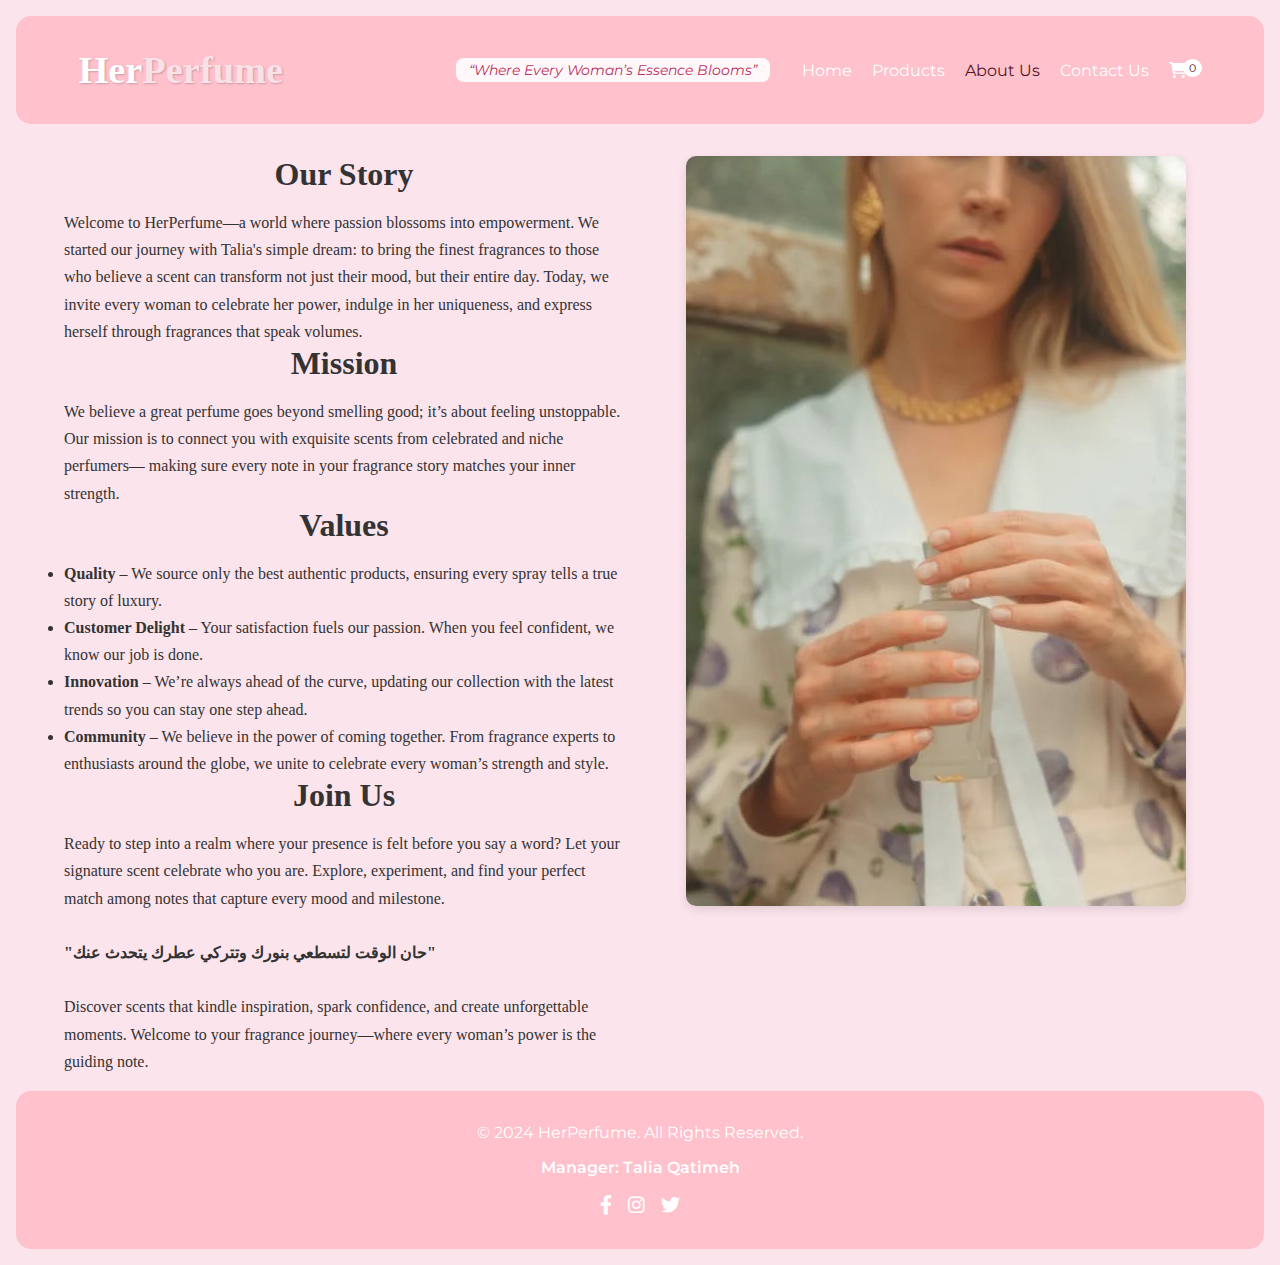
<file: about.html>
<!DOCTYPE html>
<html lang="en">
<head>
  <meta charset="UTF-8" />
  <title>HerPerfume - About Us</title>
  <link rel="stylesheet" href="css/style.css" />

  <link
    href="https://fonts.googleapis.com/css2?family=Montserrat:wght@400;600&family=Cormorant+Italic&display=swap"
    rel="stylesheet"
  />
  
  <link
    rel="stylesheet"
    href="https://cdnjs.cloudflare.com/ajax/libs/font-awesome/6.0.0-beta3/css/all.min.css"
  />
</head>
<body>
 
  <header class="main-header">
    <div class="container header-container">
      <div class="logo">Her<span>Perfume</span></div>
      
      <div class="header-text">“Where Every Woman’s Essence Blooms”</div>
      <nav class="main-nav">
        <ul>
          <li><a href="index.html">Home</a></li>
          <li><a href="products.html">Products</a></li>
          <li><a href="about.html" class="active">About Us</a></li>
          <li><a href="contact.html">Contact Us</a></li>
          <li>
            <a href="cart.html" id="cart-btn">
              <i class="fas fa-shopping-cart"></i>
            </a>
            <span class="cart-count" id="cart-count">0</span>
          </li>
        </ul>
      </nav>
    </div>
  </header>


  <section class="about-page">
    <div class="container about-container">
      <div class="about-text">
        <h2 class="italic-heading">Our Story</h2>
        <p class="italic-content">
          Welcome to HerPerfume—a world where passion blossoms into empowerment.
          We started our journey with Talia's simple dream: to bring the finest fragrances
          to those who believe a scent can transform not just their mood, but their entire day. 
          Today, we invite every woman to celebrate her power, indulge in her uniqueness, and 
          express herself through fragrances that speak volumes.
        </p>

        <h3 class="italic-heading">Mission</h3>
        <p class="italic-content">
          We believe a great perfume goes beyond smelling good; it’s about feeling unstoppable.
          Our mission is to connect you with exquisite scents from celebrated and niche perfumers—
          making sure every note in your fragrance story matches your inner strength. 
        </p>

        <h3 class="italic-heading">Values</h3>
        <ul class="italic-content">
          <li><strong>Quality</strong> – We source only the best authentic products, ensuring every spray tells a true story of luxury.</li>
          <li><strong>Customer Delight</strong> – Your satisfaction fuels our passion. When you feel confident, we know our job is done.</li>
          <li><strong>Innovation</strong> – We’re always ahead of the curve, updating our collection with the latest trends so you can 
              stay one step ahead.</li>
          <li><strong>Community</strong> – We believe in the power of coming together. From fragrance experts to enthusiasts around the 
              globe, we unite to celebrate every woman’s strength and style.</li>
        </ul>

        <h3 class="italic-heading">Join Us</h3>
        <p class="italic-content">
          Ready to step into a realm where your presence is felt before you say a word? Let your signature
          scent celebrate who you are. Explore, experiment, and find your perfect match
          among notes that capture every mood and milestone.
          <br><br>
          <b>"حان الوقت لتسطعي بنورك وتتركي عطرك يتحدث عنك"</b>
          <br><br>
          Discover scents that kindle inspiration, spark confidence, and create unforgettable moments. 
          Welcome to your fragrance journey—where every woman’s power is the guiding note.
        </p>
      </div>

    
      <div class="about-image">
       
        <img src="0-0-.webp" alt="About HerPerfume" />
      </div>
    </div>
  </section>

  <footer class="main-footer">
    <div class="container footer-container">
      <p>&copy; 2024 HerPerfume. All Rights Reserved.</p>
      <p class="manager-name">Manager: Talia Qatimeh</p>
      <div class="social-links">
        <a href="#"><i class="fab fa-facebook-f"></i></a>
        <a href="#"><i class="fab fa-instagram"></i></a>
        <a href="#"><i class="fab fa-twitter"></i></a>
      </div>
    </div>
  </footer>

  <script src="https://code.jquery.com/jquery-3.6.0.min.js"></script>
  <script src="js/main.js"></script>
</body>
</html>
</file>
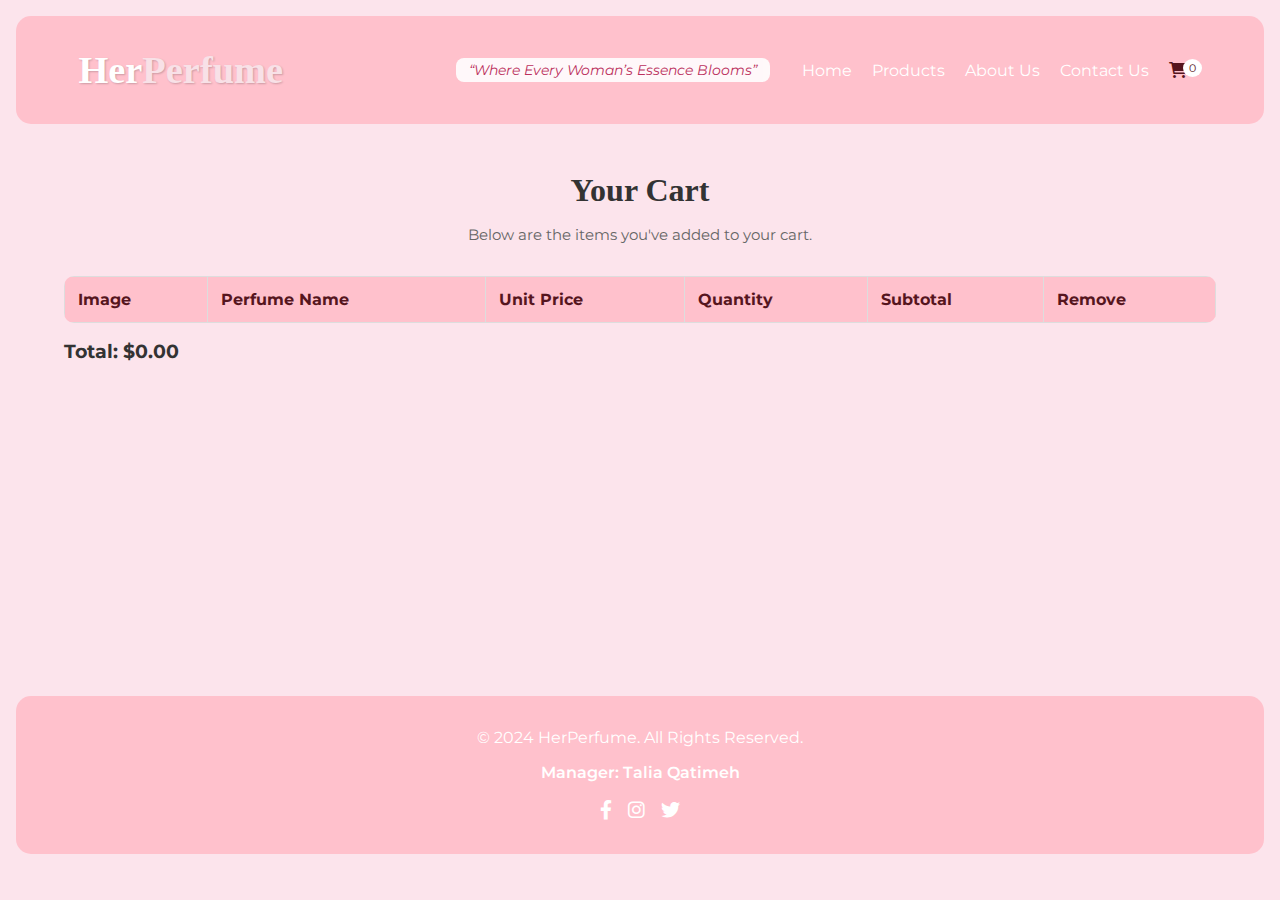
<file: cart.html>
<!DOCTYPE html>
<html lang="en">
<head>
  <meta charset="UTF-8" />
  <title>HerPerfume - Cart</title>
  <link rel="stylesheet" href="css/style.css" />
  <link
    href="https://fonts.googleapis.com/css2?family=Montserrat:wght@400;600&family=Cormorant+Italic&display=swap"
    rel="stylesheet"
  />
  <link
    rel="stylesheet"
    href="https://cdnjs.cloudflare.com/ajax/libs/font-awesome/6.0.0-beta3/css/all.min.css"
  />
</head>
<body>
  <header class="main-header">
    <div class="container header-container">
      <div class="logo">Her<span>Perfume</span></div>
      <div class="header-text">“Where Every Woman’s Essence Blooms”</div>
      <nav class="main-nav">
        <ul>
          <li><a href="index.html">Home</a></li>
          <li><a href="products.html">Products</a></li>
          <li><a href="about.html">About Us</a></li>
          <li><a href="contact.html">Contact Us</a></li>
          <li>
            <a href="cart.html" id="cart-btn" class="active">
              <i class="fas fa-shopping-cart"></i>
            </a>
            <span class="cart-count" id="cart-count">0</span>
          </li>
        </ul>
      </nav>
    </div>
  </header>

  <section class="cart-page">
    <div class="container">
      <h2 class="italic-heading">Your Cart</h2>
      <p class="section-intro">Below are the items you've added to your cart.</p>
      <table id="cart-table">
        <thead>
          <tr>
            <th>Image</th>
            <th>Perfume Name</th>
            <th>Unit Price</th>
            <th>Quantity</th>
            <th>Subtotal</th>
            <th>Remove</th>
          </tr>
        </thead>
        <tbody></tbody>
      </table>
      <div class="cart-total" id="cart-total"></div>
    </div>
  </section>

  <footer class="main-footer">
    <div class="container footer-container">
      <p>&copy; 2024 HerPerfume. All Rights Reserved.</p>
      <p class="manager-name">Manager: Talia Qatimeh</p>
      <div class="social-links">
        <a href="#"><i class="fab fa-facebook-f"></i></a>
        <a href="#"><i class="fab fa-instagram"></i></a>
        <a href="#"><i class="fab fa-twitter"></i></a>
      </div>
    </div>
  </footer>

  
  <script src="https://code.jquery.com/jquery-3.6.0.min.js"></script>
  <script src="js/main.js"></script>
</body>
</html>
</file>
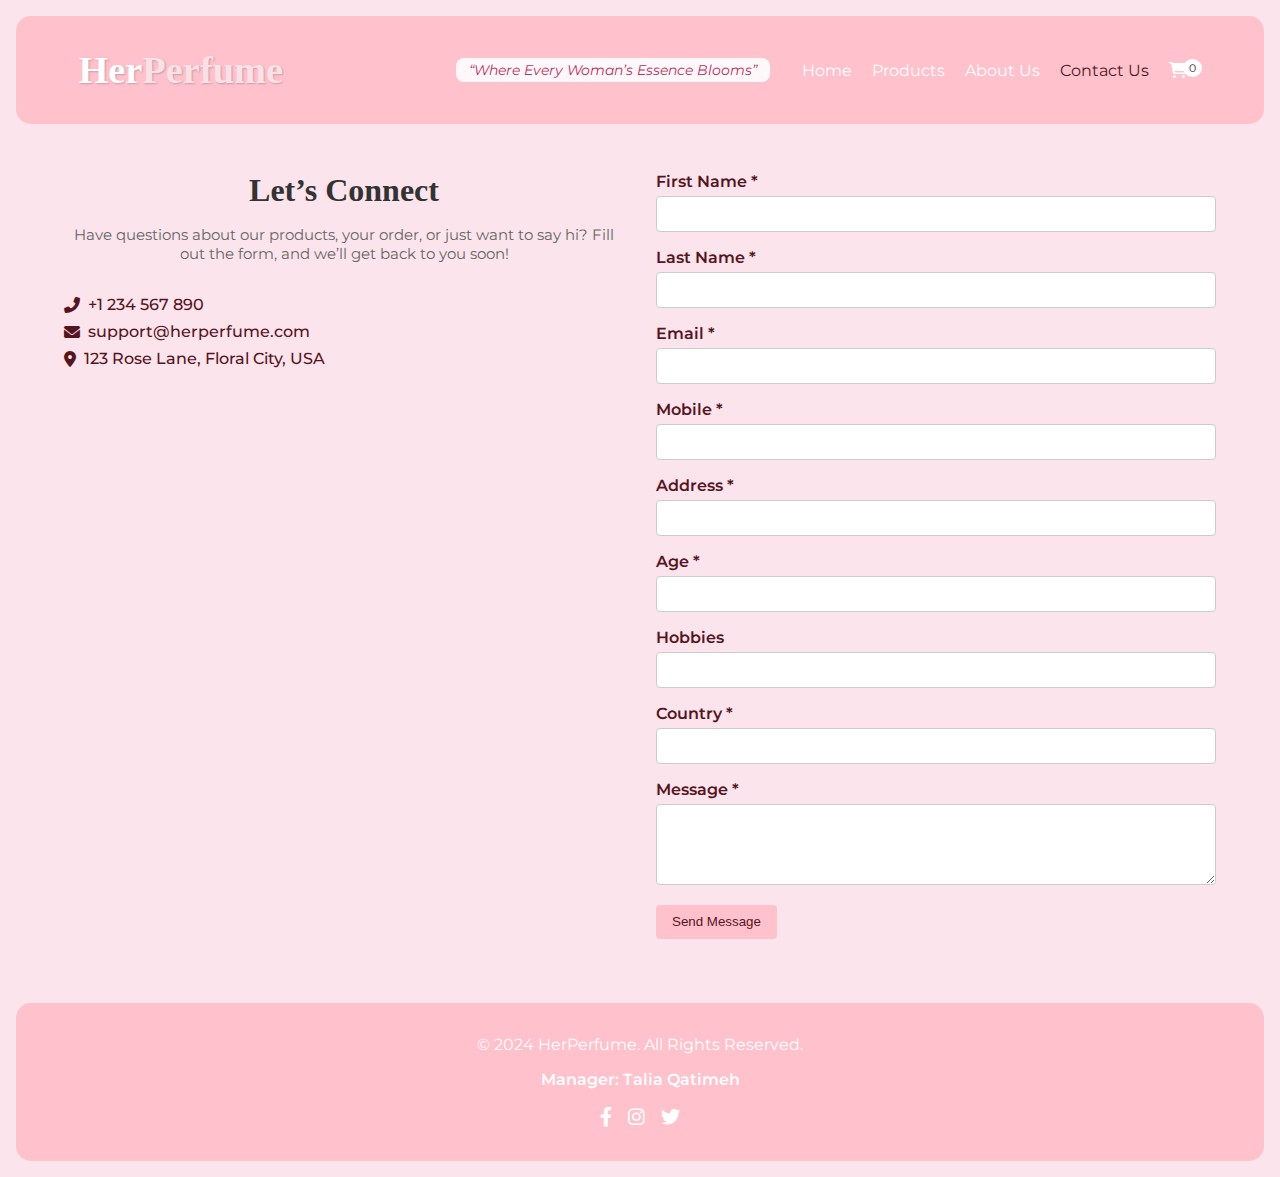
<file: contact.html>
<!DOCTYPE html>
<html lang="en">
<head>
  <meta charset="UTF-8" />
  <title>HerPerfume - Contact Us</title>
  <link rel="stylesheet" href="css/style.css" />
  <link
    href="https://fonts.googleapis.com/css2?family=Montserrat:wght@400;600&family=Cormorant+Italic&display=swap"
    rel="stylesheet"
  />

  <link
    rel="stylesheet"
    href="https://cdnjs.cloudflare.com/ajax/libs/font-awesome/6.0.0-beta3/css/all.min.css"
  />
</head>
<body>
  <header class="main-header">
    <div class="container header-container">
      <div class="logo">Her<span>Perfume</span></div>
      <div class="header-text">“Where Every Woman’s Essence Blooms”</div>
      <nav class="main-nav">
        <ul>
          <li><a href="index.html">Home</a></li>
          <li><a href="products.html">Products</a></li>
          <li><a href="about.html">About Us</a></li>
          <li><a href="contact.html" class="active">Contact Us</a></li>
          <li>
            <a href="cart.html" id="cart-btn">
              <i class="fas fa-shopping-cart"></i>
            </a>
            <span class="cart-count" id="cart-count">0</span>
          </li>
        </ul>
      </nav>
    </div>
  </header>

  
  <section class="contact-page">
    <div class="container contact-container">
      <div class="contact-info">
        <h2 class="italic-heading">Let’s Connect</h2>
        <p class="section-intro">
          Have questions about our products, your order, or just want to say hi?
          Fill out the form, and we’ll get back to you soon!
        </p>
        <ul>
          <li><i class="fas fa-phone-alt"></i> +1 234 567 890</li>
          <li><i class="fas fa-envelope"></i> support@herperfume.com</li>
          <li><i class="fas fa-map-marker-alt"></i> 123 Rose Lane, Floral City, USA</li>
        </ul>
      </div>

      <form id="contact-form" class="contact-form">
        <div class="form-group">
          <label for="firstName">First Name *</label>
          <input type="text" id="firstName" />
        </div>
        <div class="form-group">
          <label for="lastName">Last Name *</label>
          <input type="text" id="lastName" />
        </div>
        <div class="form-group">
          <label for="email">Email *</label>
          <input type="email" id="email" />
        </div>
        <div class="form-group">
          <label for="mobile">Mobile *</label>
          <input type="tel" id="mobile" />
        </div>
        <div class="form-group">
          <label for="address">Address *</label>
          <input type="text" id="address" />
        </div>
        <div class="form-group">
          <label for="age">Age *</label>
          <input type="number" id="age" />
        </div>
        <div class="form-group">
          <label for="hobbies">Hobbies</label>
          <input type="text" id="hobbies" />
        </div>
        <div class="form-group">
          <label for="country">Country *</label>
          <input type="text" id="country" />
        </div>
        <div class="form-group">
          <label for="message">Message *</label>
          <textarea id="message" rows="4"></textarea>
        </div>
        <button type="submit" class="btn">Send Message</button>
        <div id="form-feedback"></div>
      </form>
    </div>
  </section>

  <footer class="main-footer">
    <div class="container footer-container">
      <p>&copy; 2024 HerPerfume. All Rights Reserved.</p>
      <p class="manager-name">Manager: Talia Qatimeh</p>
      <div class="social-links">
        <a href="#"><i class="fab fa-facebook-f"></i></a>
        <a href="#"><i class="fab fa-instagram"></i></a>
        <a href="#"><i class="fab fa-twitter"></i></a>
      </div>
    </div>
  </footer>

  <script src="https://code.jquery.com/jquery-3.6.0.min.js"></script>
  <script src="js/main.js"></script>
</body>
</html>
</file>
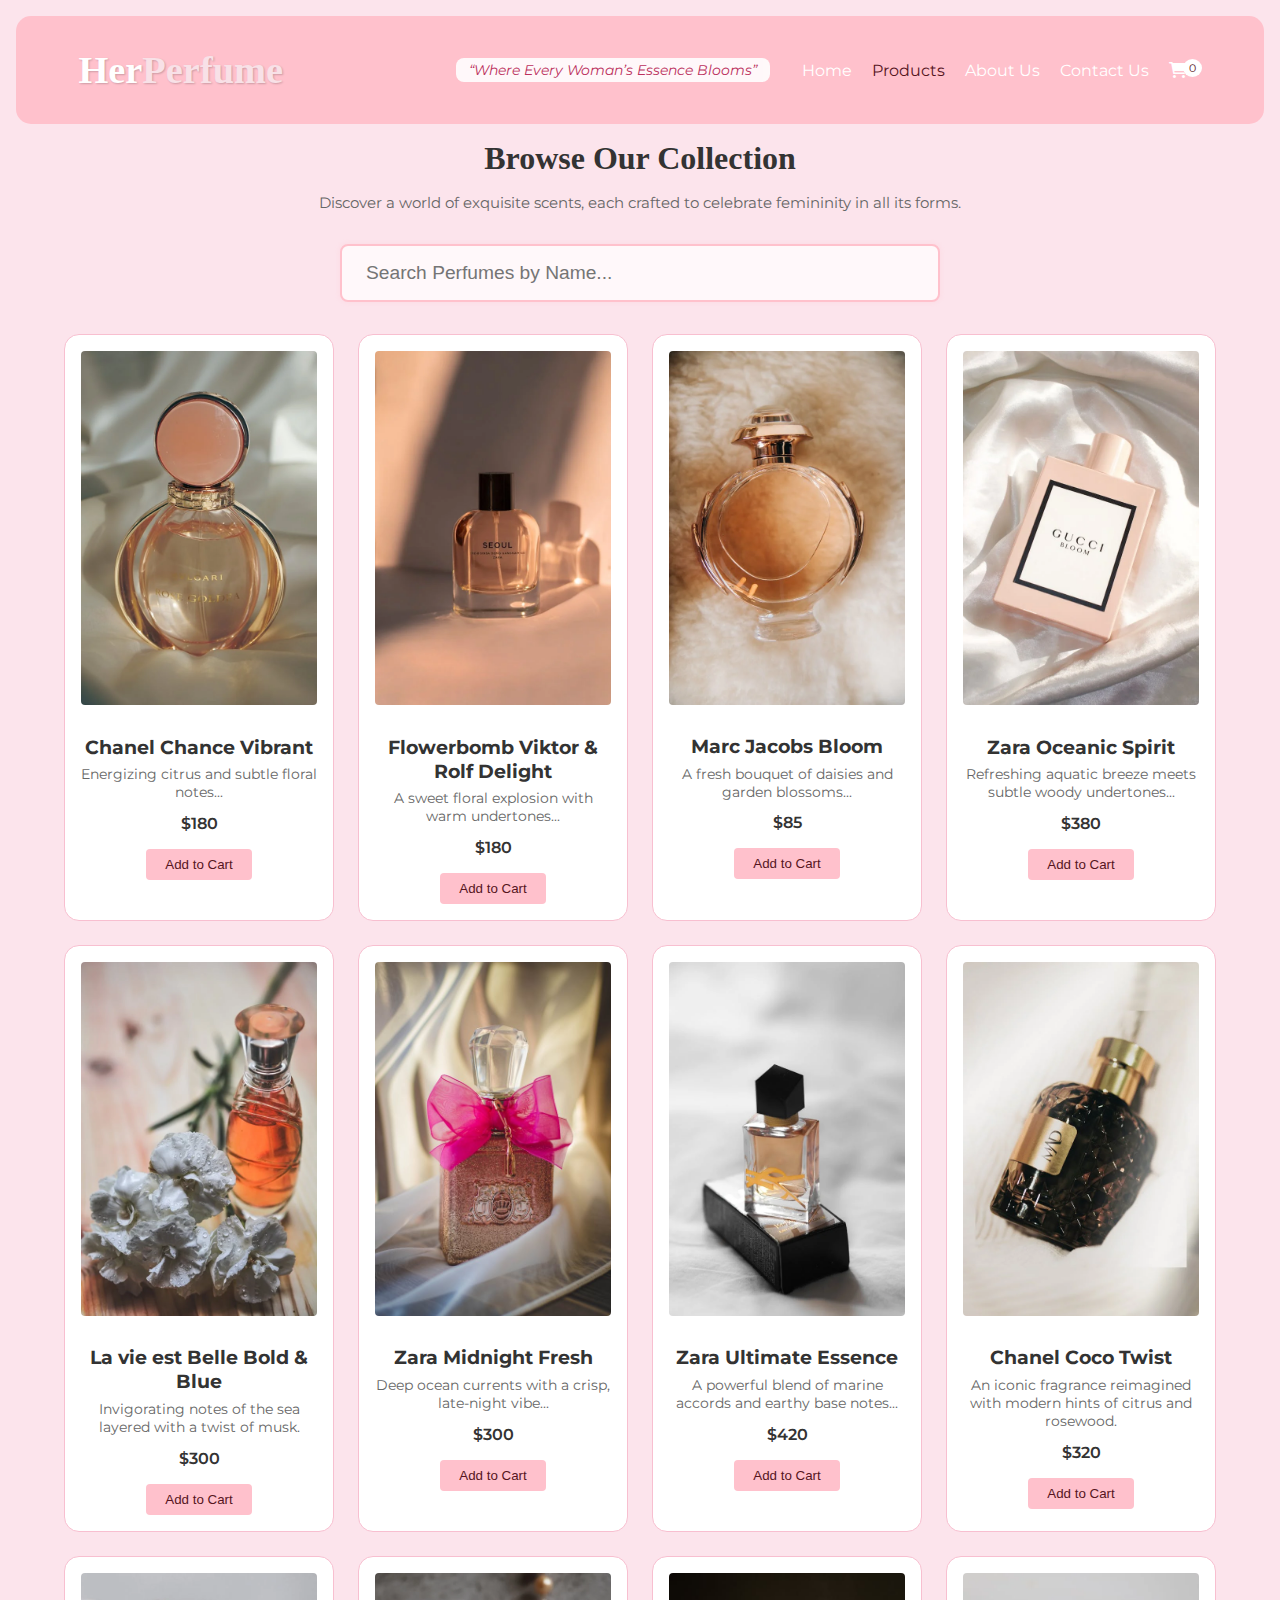
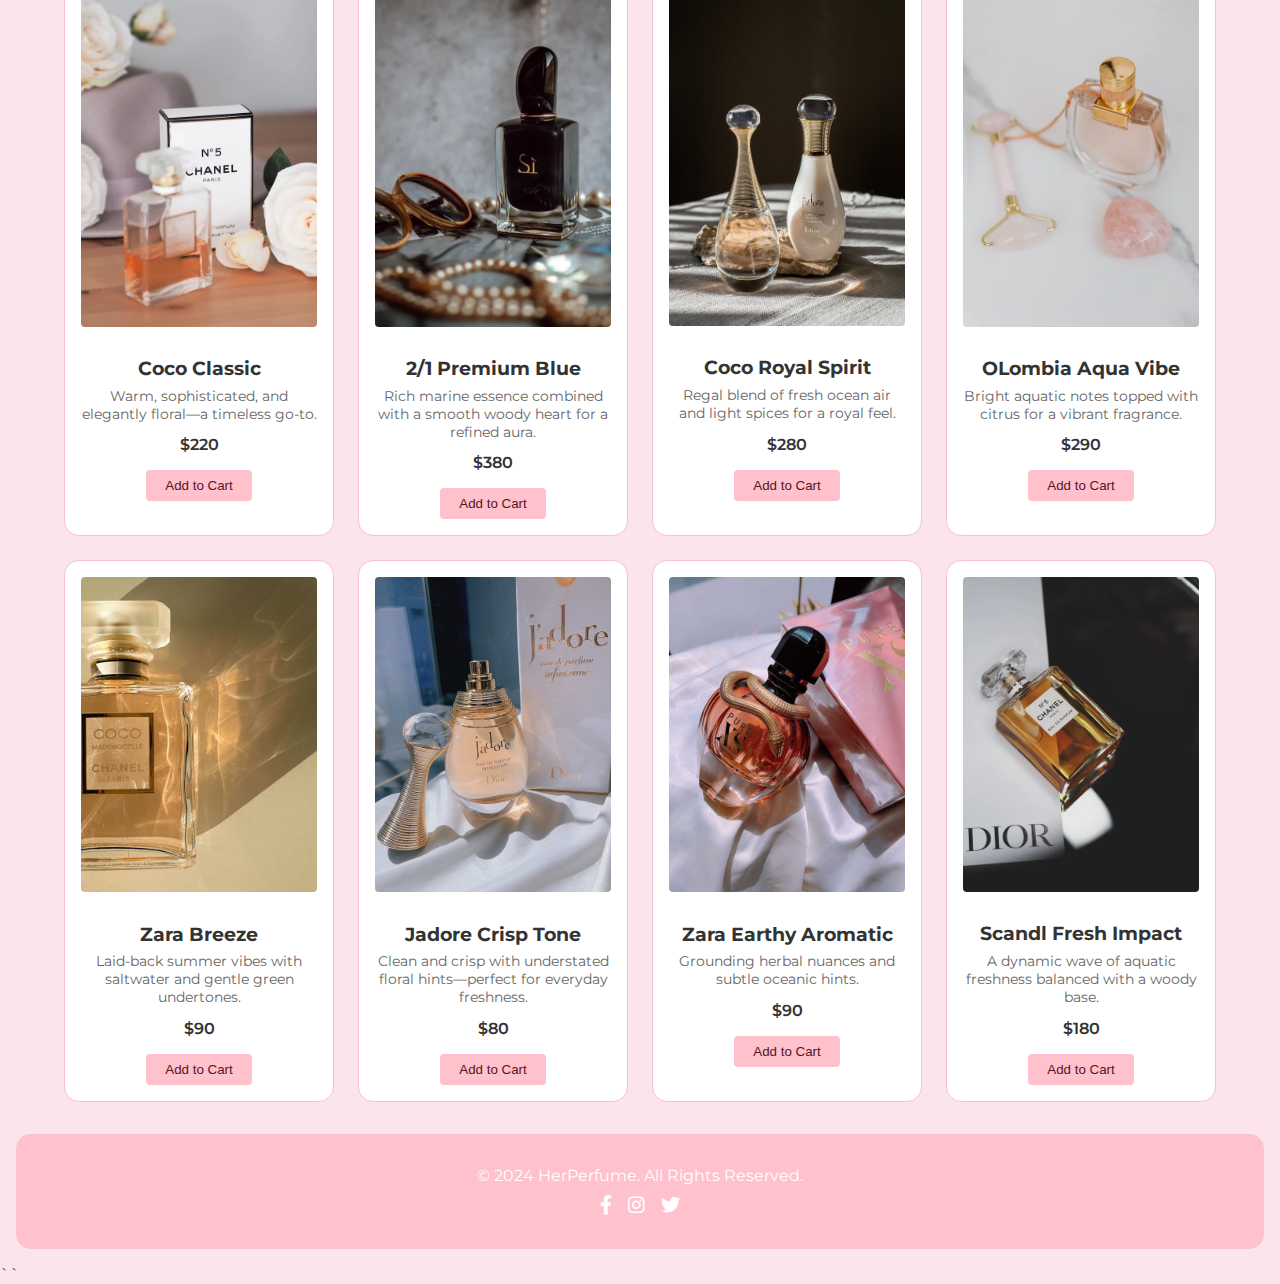
<file: products.html>
<!DOCTYPE html>
<html lang="en">
<head>
  <meta charset="UTF-8" />
  <title>HerPerfume - Products</title>

  <link rel="stylesheet" href="css/style.css" />
  
  <link
    href="https://fonts.googleapis.com/css2?family=Montserrat:wght@400;600&family=Cormorant+Italic&display=swap"
    rel="stylesheet"
  />
  
  <link
    rel="stylesheet"
    href="https://cdnjs.cloudflare.com/ajax/libs/font-awesome/6.0.0-beta3/css/all.min.css"
  />
</head>
<body>
 
  <header class="main-header">
    <div class="container header-container">
      <div class="logo">Her<span>Perfume</span></div>
      <div class="header-text">“Where Every Woman’s Essence Blooms”</div>
      <nav class="main-nav">
        <ul>
          <li><a href="index.html">Home</a></li>
          <li><a href="products.html" class="active">Products</a></li>
          <li><a href="about.html">About Us</a></li>
          <li><a href="contact.html">Contact Us</a></li>
          <li>
            <a href="cart.html" id="cart-btn">
              <i class="fas fa-shopping-cart"></i>
            </a>
            <span class="cart-count" id="cart-count">0</span>
          </li>
        </ul>
      </nav>
    </div>
  </header>

  
  <section class="product-page">
    <div class="container">
      <h2 class="italic-heading">Browse Our Collection</h2>
      <p class="section-intro">
        Discover a world of exquisite scents, each crafted to celebrate femininity in all its forms.
      </p>

    
      <div class="search-bar">
        <input
          type="text"
          id="search-input"
          placeholder="Search Perfumes by Name..."
        />
      </div>

    
      <div class="product-grid" id="product-grid"></div>
    </div>
  </section>

  
  <footer class="main-footer">
    <div class="container footer-container">
      <p>&copy; 2024 HerPerfume. All Rights Reserved.</p>
      <div class="social-links">
        <a href="#"><i class="fab fa-facebook-f"></i></a>
        <a href="#"><i class="fab fa-instagram"></i></a>
        <a href="#"><i class="fab fa-twitter"></i></a>
      </div>
    </div>
  </footer>

  <script src="https://code.jquery.com/jquery-3.6.0.min.js"></script>

  <script src="js/products.js"></script>

  <script src="js/main.js"></script>
</body>
</html>
``
</file>
<file: css/style.css>
* {
  margin: 0;
  padding: 0;
  box-sizing: border-box;
}


body {
  font-family: 'Montserrat', sans-serif;
  color: #333;
  background: #FCE4EC; 
}


.container {
  width: 90%;
  max-width: 1200px;
  margin: 0 auto;
}

.main-header, .main-footer {
  padding: 2rem 0;
  border-radius: 15px;
  margin: 1rem;
  overflow: hidden;
}


.main-header {
  background-color: #FFC1CC;
}

.header-container {
  display: flex;
  align-items: center;
  justify-content: space-between;
}

.logo {
  font-family: 'Cormorant Italic', serif;
  font-size: 2.4rem;
  color: #fff;
  text-shadow: 1px 1px 2px rgba(0, 0, 0, 0.2);
  font-weight: 700;
}

.logo span {
  color: #f8e1e7;
}

.header-text {
  font-size: 0.9rem;
  color: #b52152;
  background: #fff;
  padding: 0.2rem 0.8rem;
  border-radius: 8px;
  font-style: italic;
  opacity: 0.9;
  margin-left: auto;
  margin-right: 2rem;
}

.main-nav ul {
  list-style: none;
  display: flex;
  gap: 20px;
}

.main-nav ul li a {
  text-decoration: none;
  color: #fff;
  padding: 8px 0;
  transition: color 0.3s;
}

.main-nav ul li a.active, .main-nav ul li a:hover {
  color: #56151E;
}

.cart-count {
  background: #fff;
  color: #56151E;
  padding: 2px 6px;
  border-radius: 50%;
  font-size: 0.7rem;
  vertical-align: top;
  margin-left: -8px;
}

/* FOOTER */
.main-footer {
  background: #FFC1CC;
  color: #fff;
  text-align: center;
}

.footer-container {
  display: flex;
  flex-direction: column;
  align-items: center;
  gap: 0.5rem;
}

.social-links a {
  color: #fff;
  margin: 0 6px;
  font-size: 1.2rem;
  transition: color 0.3s;
}

.social-links a:hover {
  color: #56151E;
}

.manager-name {
  font-weight: 600;
  margin: 0.5rem 0;
}


.hero {
  position: relative;
  height: 70vh;
  background: url('100.webp') no-repeat center 15%, url('second.webp') no-repeat center 70%;
  background-size: cover, contain;
  animation: heroShift 2s ease-in-out infinite alternate;
  display: flex;
  align-items: center;
  justify-content: center;
}

@keyframes heroShift {
  0% { background-position: center 15%, center 70%; }
  50% { background-position: center 20%, center 75%; }
  100% { background-position: center 15%, center 70%; }
}

.hero-overlay {
  position: absolute;
  top: 0;
  left: 0;
  right: 0;
  bottom: 0;
  background: rgba(255, 193, 204, 0.4);
}

.hero-content {
  position: relative;
  text-align: center;
  color: #fff;
}

.hero h1 {
  font-size: 3rem;
  margin-bottom: 15px;
}

.hero p {
  margin-bottom: 20px;
  font-size: 1.1rem;
  line-height: 1.5;
}

.hero .hero-btn {
  background: #fff;
  color: #56151E;
  padding: 0.8rem 1.5rem;
  text-decoration: none;
  border-radius: 4px;
}

.hero .hero-btn:hover {
  background: #FFE4EB;
  color: #56151E;
}

.italic-heading {
  font-family: 'Cormorant Italic', serif;
  font-size: 2rem;
  margin-bottom: 1rem;
  text-align: center;
}

.italic-content {
  font-family: 'Cormorant Italic', serif;
  font-size: 1rem;
  line-height: 1.7;
  color: #333;
}

.section-intro {
  text-align: center;
  margin-bottom: 2rem;
  color: #666;
  font-size: 0.95rem;
}


.product-grid {
  display: grid;
  grid-template-columns: repeat(auto-fit, minmax(250px, 1fr));
  gap: 1.5rem;
  margin-bottom: 2rem;
}

.product-item {
  background-color: #fff;
  border: 1px solid #F8BFD0;
  border-radius: 15px;
  padding: 1rem;
  text-align: center;
  transition: box-shadow 0.3s;
  position: relative;
}

.product-item:hover {
  box-shadow: 0 4px 12px rgba(0, 0, 0, 0.1);
}

.product-item img {
  width: 100%;
  height: auto;
  margin-bottom: 0.8rem;
  border-radius: 4px;
}

.product-item h3 {
  margin: 0.8rem 0 0.4rem;
  font-size: 1.2rem;
}

.product-item p {
  font-size: 0.9rem;
  color: #666;
  margin-bottom: 0.8rem;
}

.product-item span {
  display: block;
  font-weight: 600;
  margin-bottom: 1rem;
}

.btn.add-to-cart {
  background: #FFC1CC;
  color: #56151E;
  padding: 0.5rem 1.2rem;
  border-radius: 4px;
  transition: 0.3s;
  border: none;
  cursor: pointer;
}

.btn.add-to-cart:hover {
  background: #FFE4EB;
}

.cart-alert {
  margin-top: 0.5rem;
  font-size: 0.85rem;
  color: #56151E;
  font-weight: bold;
  display: none;
}


.search-bar {
  text-align: center;
  margin-bottom: 2rem;
  width: 100%;
  display: flex;
  justify-content: center;
}

#search-input {
  width: 70%;
  max-width: 600px;
  padding: 1rem 1.5rem;
  font-size: 1.2rem;
  border: 2px solid #FFC1CC;
  border-radius: 8px;
  background-color: #FFF8FA;
  color: #56151E;
  transition: border-color 0.3s, box-shadow 0.3s;
  outline: none;
  box-shadow: 0 0 5px rgba(255, 193, 204, 0.3);
}

#search-input:focus {
  border-color: #56151E;
  box-shadow: 0 0 6px rgba(255, 193, 204, 0.5);
}


.about-page {
  margin-top: 1rem;
}

.about-container {
  display: flex;
  flex-wrap: wrap;
  gap: 2rem;
  align-items: flex-start;
  margin-top: 2rem;
}

.about-text {
  flex: 1;
  min-width: 280px;
}

.about-image {
  flex: 1;
  display: flex;
  justify-content: center;
  align-items: center;
}

.about-image img {
  max-width: 90%;
  border-radius: 10px;
  box-shadow: 0 4px 10px rgba(0, 0, 0, 0.1);
}

.contact-page {
  padding: 2rem 0;
}

.contact-container {
  display: flex;
  flex-wrap: wrap;
  gap: 2rem;
  align-items: flex-start;
}

.contact-info {
  flex: 1;
  min-width: 280px;
}

.contact-info ul {
  margin-top: 1rem;
  list-style: none;
  color: #56151E;
}

.contact-info ul li {
  margin-bottom: 0.5rem;
  font-weight: 500;
  display: flex;
  align-items: center;
}

.contact-info ul li i {
  margin-right: 8px;
}

.contact-form {
  flex: 1;
  max-width: 600px;
}

.form-group {
  margin-bottom: 1rem;
}

.form-group label {
  display: block;
  margin-bottom: 0.3rem;
  font-weight: 600;
  color: #56151E;
}

.form-group input,
.form-group textarea {
  width: 100%;
  padding: 0.6rem;
  border: 1px solid #ccc;
  border-radius: 4px;
}

.btn {
  display: inline-block;
  background: #FFC1CC;
  color: #56151E;
  padding: 0.6rem 1rem;
  text-decoration: none;
  border-radius: 4px;
  transition: 0.3s;
  cursor: pointer;
  border: none;
}

.btn:hover {
  background: #FFE4EB;
}

#form-feedback {
  margin-top: 1rem;
  color: #56151E;
  text-align: center;
  font-weight: bold;
  font-size: 0.95rem;
}

.cart-page {
  padding: 2rem 0;
  min-height: 60vh;
}

#cart-table {
  width: 100%;
  border-collapse: collapse;
  margin-bottom: 1rem;
  border-radius: 10px;
  overflow: hidden;
}

#cart-table th,
#cart-table td {
  border: 1px solid #ddd;
  padding: 0.8rem;
  text-align: left;
}

#cart-table th {
  background: #FFC1CC;
  color: #56151E;
}

#cart-table img {
  width: 60px;
  border-radius: 4px;
}

.cart-total {
  font-size: 1.2rem;
  font-weight: bold;
  margin-top: 1rem;
}


@media (max-width: 768px) {
  .header-container {
    flex-direction: column;
    gap: 1rem;
  }

  .main-nav ul {
    flex-direction: column;
    align-items: center;
  }

  .hero {
    height: 50vh;
  }

  .hero h1 {
    font-size: 2rem;
  }

  .contact-container,
  .about-container {
    flex-direction: column;
  }

  .product-item {
    margin-bottom: 1rem;
  }

  .qty-controls {
    display: flex;
    align-items: center;
    justify-content: center;
    gap: 8px;
    margin-bottom: 0.5rem;
  }

  .qty-input-home {
    width: 40px;
    text-align: center;
    border: 1px solid #ccc;
    border-radius: 4px;
    background: #fff;
    color: #333;
  }

  .qty-plus-home, .qty-minus-home {
    background: #FFC1CC;
    color: #56151E;
    border: none;
    border-radius: 4px;
    padding: 0.4rem 0.8rem;
    cursor: pointer;
    transition: 0.3s;
  }

  .qty-plus-home:hover, .qty-minus-home:hover {
    background: #FFE4EB;
  }
}
</file>
